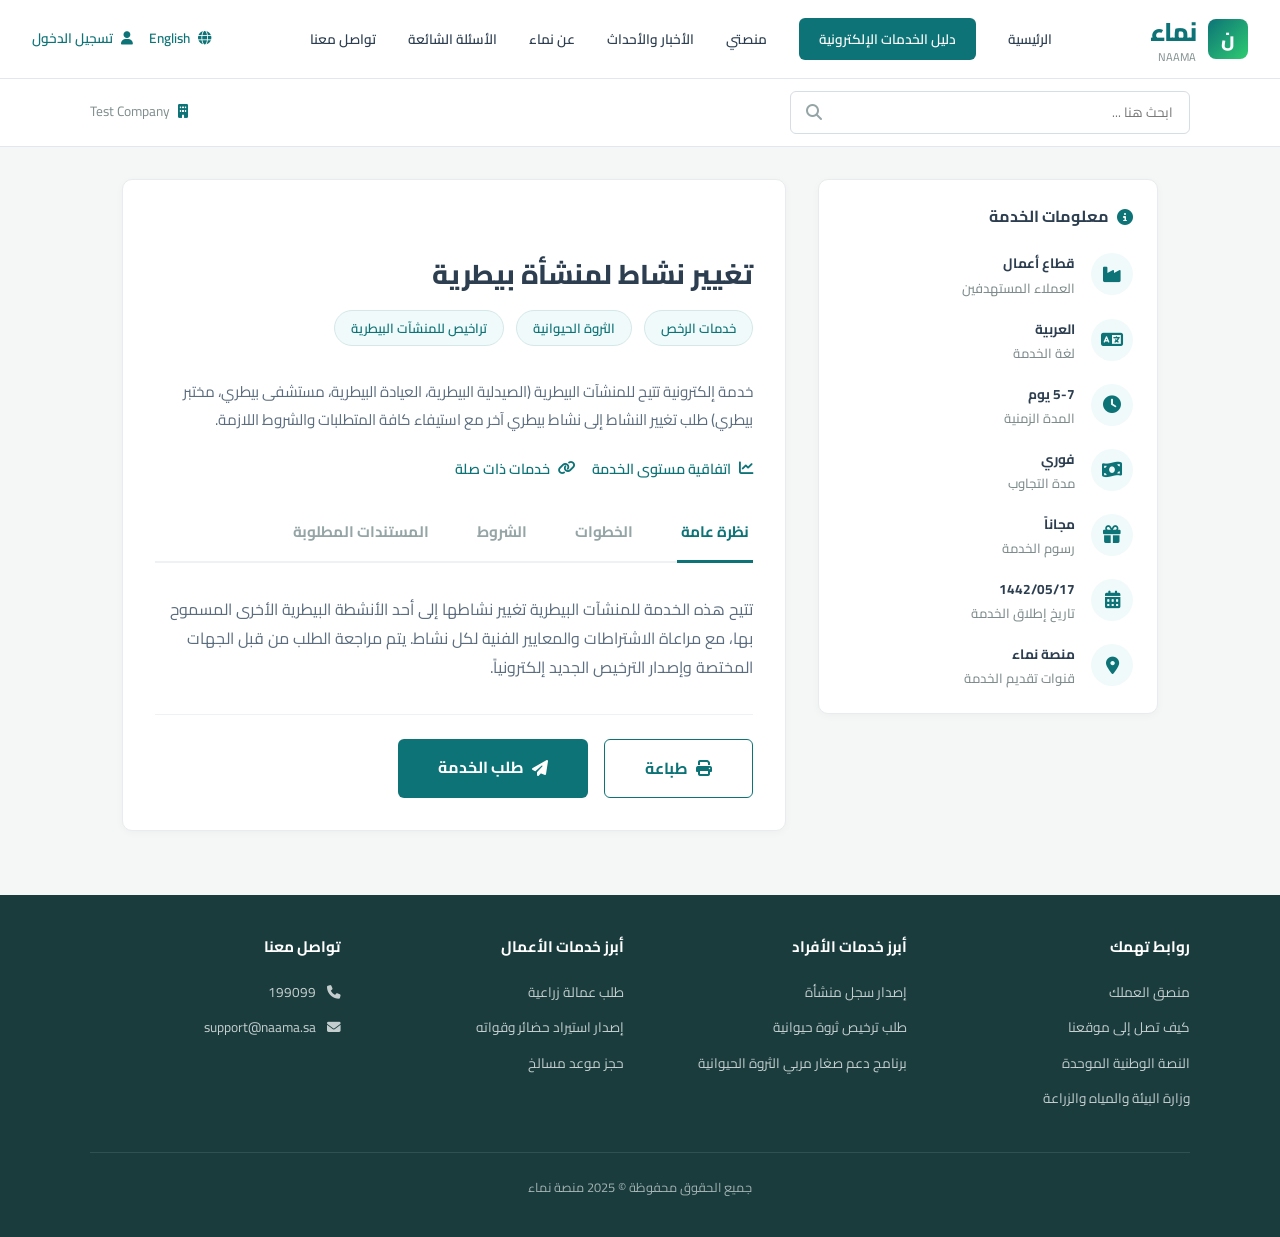
<file: index.html>
<!DOCTYPE html>
<html lang="ar" dir="rtl">
<head>
  <meta charset="UTF-8">
  <meta name="viewport" content="width=device-width, initial-scale=1.0">
  <title>تغيير نشاط لمنشأة بيطرية - نماء</title>
  <link rel="stylesheet" href="styles.css">
  <link rel="stylesheet" href="https://cdnjs.cloudflare.com/ajax/libs/font-awesome/6.4.0/css/all.min.css">
</head>
<body>

<!-- Header -->
<header class="main-header">
  <div class="logo">
    <div class="logo-icon">ن</div>
    <div>
      <div class="logo-text">نماء</div>
      <div class="logo-sub">NAAMA</div>
    </div>
  </div>
  <nav>
    <ul class="nav-links">
      <li><a href="#">الرئيسية</a></li>
      <li><a href="#" class="highlight">دليل الخدمات الإلكترونية</a></li>
      <li><a href="#">منصتي</a></li>
      <li><a href="#">الأخبار والأحداث</a></li>
      <li><a href="#">عن نماء</a></li>
      <li><a href="#">الأسئلة الشائعة</a></li>
      <li><a href="#">تواصل معنا</a></li>
    </ul>
  </nav>
  <div class="user-actions">
    <div class="lang-switch">
      <i class="fas fa-globe"></i>
      <span>English</span>
    </div>
    <div class="lang-switch">
      <i class="fas fa-user"></i>
      <span>تسجيل الدخول</span>
    </div>
  </div>
</header>

<!-- Search Bar -->
<div style="background: #fff; border-bottom: 1px solid #e1e8ed; padding: 0.75rem 2rem;">
  <div style="max-width: 1100px; margin: 0 auto; display: flex; justify-content: space-between; align-items: center;">
    <div style="position: relative; width: 400px;">
      <input type="text" placeholder="ابحث هنا ..." style="width: 100%; padding: 0.5rem 1rem 0.5rem 2.5rem; border: 1px solid #d5dde5; border-radius: 6px; font-family: 'Cairo', sans-serif;">
      <i class="fas fa-search" style="position: absolute; left: 1rem; top: 50%; transform: translateY(-50%); color: #95a5a6;"></i>
    </div>
    <div style="display: flex; gap: 1rem; align-items: center; font-size: 0.85rem; color: #7f8c8d;">
      <span><i class="fas fa-building" style="margin-left: 0.5rem; color: #0d7377;"></i>Test Company</span>
    </div>
  </div>
</div>

<!-- Main Content -->
<div class="container">
  <div class="service-layout">

    <!-- Sidebar -->
    <aside class="service-sidebar">
      <div class="info-card">
        <div class="info-card-title">
          <i class="fas fa-info-circle" style="color: #0d7377;"></i>
          معلومات الخدمة
        </div>

        <div class="info-item">
          <div class="info-icon"><i class="fas fa-industry"></i></div>
          <div class="info-content">
            <h4>قطاع أعمال</h4>
            <p>العملاء المستهدفين</p>
          </div>
        </div>

        <div class="info-item">
          <div class="info-icon"><i class="fas fa-language"></i></div>
          <div class="info-content">
            <h4>العربية</h4>
            <p>لغة الخدمة</p>
          </div>
        </div>

        <div class="info-item">
          <div class="info-icon"><i class="fas fa-clock"></i></div>
          <div class="info-content">
            <h4>5-7 يوم</h4>
            <p>المدة الزمنية</p>
          </div>
        </div>

        <div class="info-item">
          <div class="info-icon"><i class="fas fa-money-bill-wave"></i></div>
          <div class="info-content">
            <h4>فوري</h4>
            <p>مدة التجاوب</p>
          </div>
        </div>

        <div class="info-item">
          <div class="info-icon"><i class="fas fa-gift"></i></div>
          <div class="info-content">
            <h4>مجاناً</h4>
            <p>رسوم الخدمة</p>
          </div>
        </div>

        <div class="info-item">
          <div class="info-icon"><i class="fas fa-calendar-alt"></i></div>
          <div class="info-content">
            <h4>1442/05/17</h4>
            <p>تاريخ إطلاق الخدمة</p>
          </div>
        </div>

        <div class="info-item">
          <div class="info-icon"><i class="fas fa-map-marker-alt"></i></div>
          <div class="info-content">
            <h4>منصة نماء</h4>
            <p>قنوات تقديم الخدمة</p>
          </div>
        </div>
      </div>
    </aside>

    <!-- Main -->
    <div class="service-main">
      <div class="breadcrumb" style="margin-bottom: 1.5rem; font-size: 0.8rem; color: #7f8c8d;">
        <a href="#">الرئيسية</a>
        <span class="sep">&gt;</span>
        <a href="#">دليل الخدمات الإلكترونية</a>
        <span class="sep">&gt;</span>
        <span class="current">تغيير نشاط لمنشأة بيطرية</span>
      </div>

      <div class="service-header">
        <h1 class="service-title">تغيير نشاط لمنشأة بيطرية</h1>
        <div class="service-tags">
          <span class="service-tag">خدمات الرخص</span>
          <span class="service-tag">الثروة الحيوانية</span>
          <span class="service-tag">تراخيص للمنشآت البيطرية</span>
        </div>
      </div>

      <div class="service-desc">
        <p>خدمة إلكترونية تتيح للمنشآت البيطرية (الصيدلية البيطرية، العيادة البيطرية، مستشفى بيطري، مختبر بيطري) طلب تغيير النشاط إلى نشاط بيطري آخر مع استيفاء كافة المتطلبات والشروط اللازمة.</p>
      </div>

      <div style="display: flex; gap: 1rem; margin: 1.5rem 0;">
        <div style="display: flex; align-items: center; gap: 0.5rem; color: #0d7377; font-weight: 600; font-size: 0.9rem;">
          <i class="fas fa-chart-line"></i>
          <span>اتفاقية مستوى الخدمة</span>
        </div>
        <div style="display: flex; align-items: center; gap: 0.5rem; color: #0d7377; font-weight: 600; font-size: 0.9rem;">
          <i class="fas fa-link"></i>
          <span>خدمات ذات صلة</span>
        </div>
      </div>

      <div class="tabs">
        <div class="tab active" onclick="switchTab(this, 'overview')">نظرة عامة</div>
        <div class="tab" onclick="switchTab(this, 'requirements')">الخطوات</div>
        <div class="tab" onclick="switchTab(this, 'steps')">الشروط</div>
        <div class="tab" onclick="switchTab(this, 'conditions')">المستندات المطلوبة</div>
      </div>

      <div id="overview" class="tab-content active">
        <p style="color: #5a6c7d; line-height: 1.8;">
          تتيح هذه الخدمة للمنشآت البيطرية تغيير نشاطها إلى أحد الأنشطة البيطرية الأخرى المسموح بها، مع مراعاة الاشتراطات والمعايير الفنية لكل نشاط. يتم مراجعة الطلب من قبل الجهات المختصة وإصدار الترخيص الجديد إلكترونياً.
        </p>
      </div>

      <div id="requirements" class="tab-content">
        <ol style="color: #5a6c7d; line-height: 2; padding-right: 1.25rem;">
          <li>الدخول على خدمة "تغيير نشاط لمنشأة بيطرية"</li>
          <li>الموافقة على اتفاقية الاستخدام والشروط والأحكام</li>
          <li>استعراض البيانات المسترجعة والتأكد من صحتها</li>
          <li>إدخال بيانات الطلب (النشاط الجديد، نوع المنشأة)</li>
          <li>رفع المرفقات المطلوبة (كروكي معتمد)</li>
          <li>مراجعة الطلب وإرساله</li>
        </ol>
      </div>

      <div id="steps" class="tab-content">
        <ul style="color: #5a6c7d; line-height: 2; padding-right: 1.25rem; list-style: none;">
          <li><i class="fas fa-check-circle" style="color: #2ecc71; margin-left: 0.5rem;"></i> سريان الترخيص التشغيلي الحالي</li>
          <li><i class="fas fa-check-circle" style="color: #2ecc71; margin-left: 0.5rem;"></i> استيفاء اشتراطات النشاط الجديد</li>
          <li><i class="fas fa-check-circle" style="color: #2ecc71; margin-left: 0.5rem;"></i> تقديم كروكي معتمد من مكتب هندسي</li>
          <li><i class="fas fa-check-circle" style="color: #2ecc71; margin-left: 0.5rem;"></i> عدم وجود مخالفات سابقة على المنشأة</li>
        </ul>
      </div>

      <div id="conditions" class="tab-content">
        <ul style="color: #5a6c7d; line-height: 2; padding-right: 1.25rem; list-style: none;">
          <li><i class="fas fa-file-alt" style="color: #0d7377; margin-left: 0.5rem;"></i> كروكي معتمد من مكتب هندسي</li>
          <li><i class="fas fa-file-alt" style="color: #0d7377; margin-left: 0.5rem;"></i> صورة من الترخيص التشغيلي الحالي</li>
          <li><i class="fas fa-file-alt" style="color: #0d7377; margin-left: 0.5rem;"></i> خطاب موجه من المنشأة بطلب التغيير</li>
        </ul>
      </div>

      <div class="service-actions">
        <button class="btn btn-outline btn-lg">
          <i class="fas fa-print"></i>
          طباعة
        </button>
        <a href="page2.html" class="btn btn-primary btn-lg">
          <i class="fas fa-paper-plane"></i>
          طلب الخدمة
        </a>
      </div>
    </div>
  </div>
</div>

<!-- Footer -->
<footer class="main-footer">
  <div class="footer-content">
    <div>
      <div class="footer-title">روابط تهمك</div>
      <ul class="footer-links">
        <li><a href="#">منصق العملك</a></li>
        <li><a href="#">كيف تصل إلى موقعنا</a></li>
        <li><a href="#">النصة الوطنية الموحدة</a></li>
        <li><a href="#">وزارة البيئة والمياه والزراعة</a></li>
      </ul>
    </div>
    <div>
      <div class="footer-title">أبرز خدمات الأفراد</div>
      <ul class="footer-links">
        <li><a href="#">إصدار سجل منشأة</a></li>
        <li><a href="#">طلب ترخيص ثروة حيوانية</a></li>
        <li><a href="#">برنامج دعم صغار مربي الثروة الحيوانية</a></li>
      </ul>
    </div>
    <div>
      <div class="footer-title">أبرز خدمات الأعمال</div>
      <ul class="footer-links">
        <li><a href="#">طلب عمالة زراعية</a></li>
        <li><a href="#">إصدار استيراد حضائر وقواته</a></li>
        <li><a href="#">حجز موعد مسالخ</a></li>
      </ul>
    </div>
    <div>
      <div class="footer-title">تواصل معنا</div>
      <ul class="footer-links">
        <li><a href="#"><i class="fas fa-phone" style="margin-left: 0.5rem;"></i> 199099</a></li>
        <li><a href="#"><i class="fas fa-envelope" style="margin-left: 0.5rem;"></i> support@naama.sa</a></li>
      </ul>
    </div>
  </div>
  <div class="footer-bottom">
    جميع الحقوق محفوظة © 2025 منصة نماء
  </div>
</footer>

<script>
function switchTab(el, tabId) {
  document.querySelectorAll('.tab').forEach(t => t.classList.remove('active'));
  document.querySelectorAll('.tab-content').forEach(c => c.classList.remove('active'));
  el.classList.add('active');
  document.getElementById(tabId).classList.add('active');
}
</script>

</body>
</html>
</file>
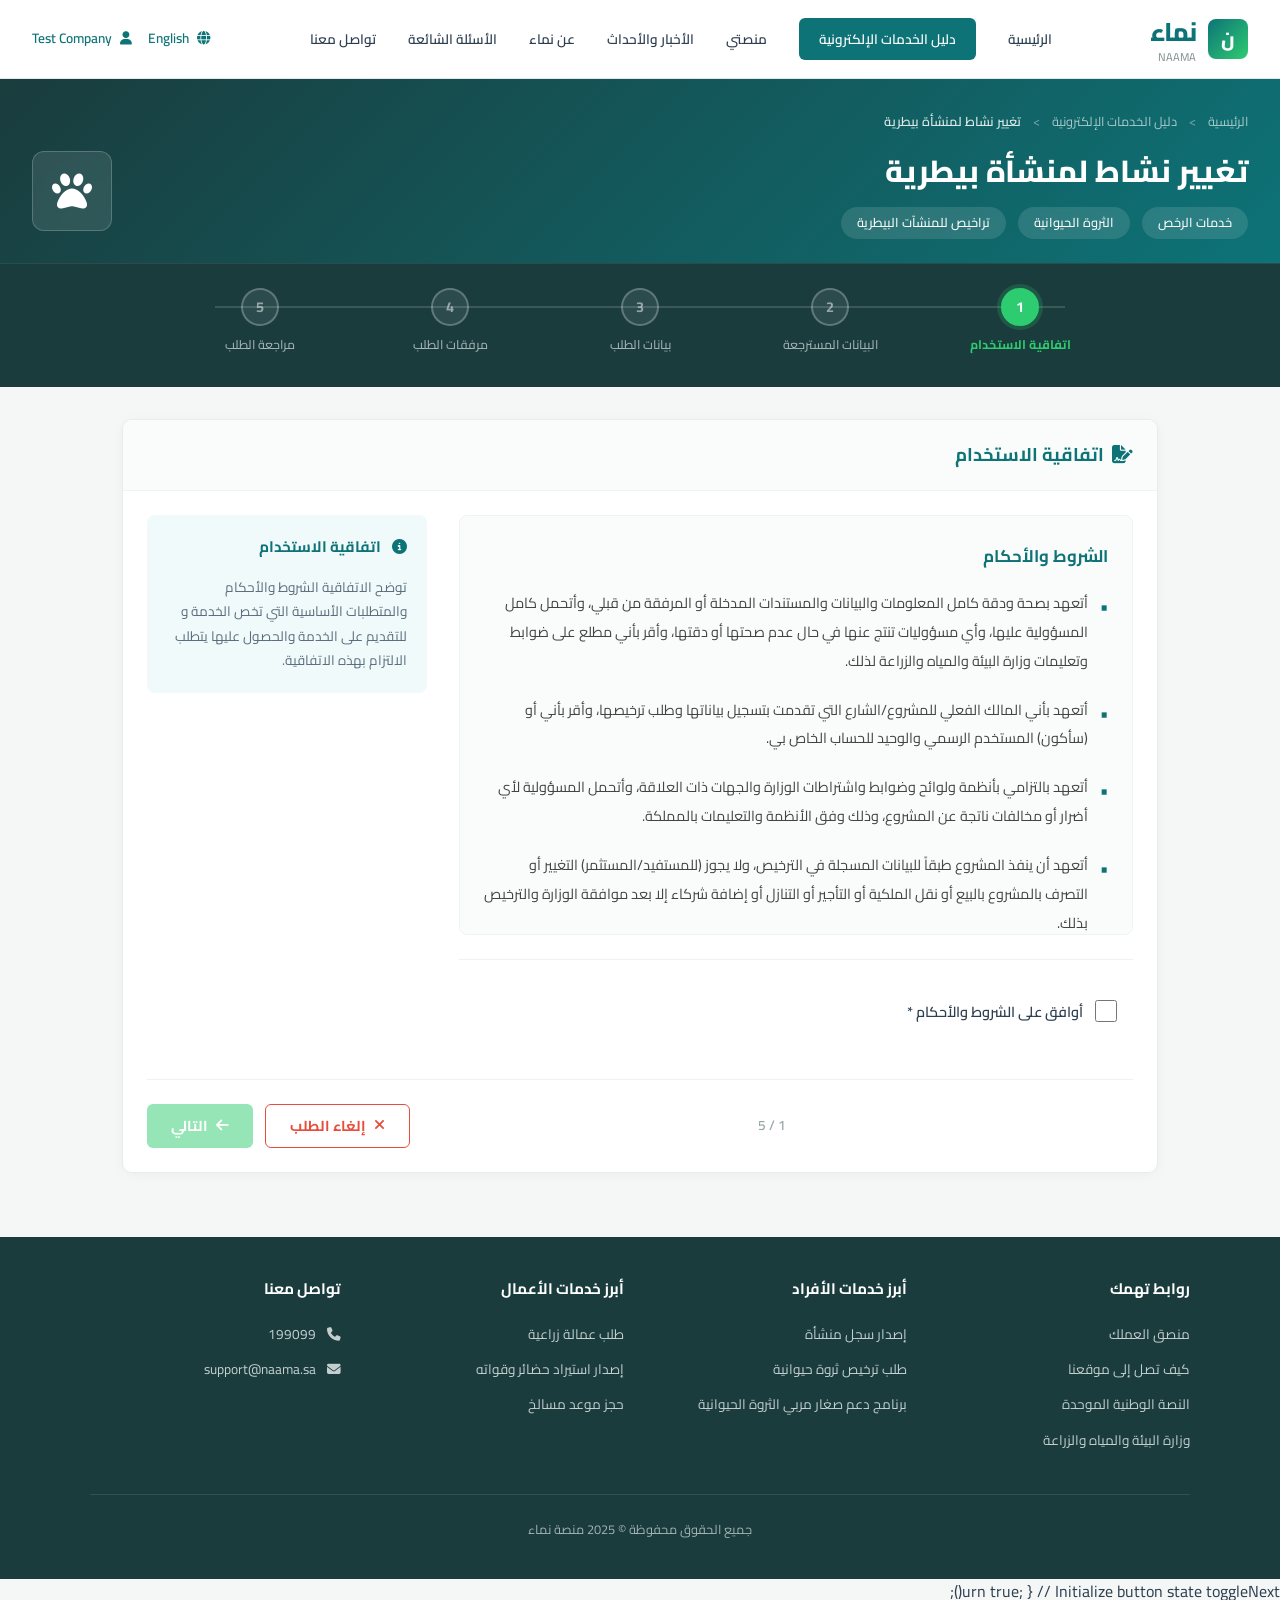
<file: page2.html>
<!DOCTYPE html>
<html lang="ar" dir="rtl">
<head>
  <meta charset="UTF-8">
  <meta name="viewport" content="width=device-width, initial-scale=1.0">
  <title>اتفاقية الاستخدام - تغيير نشاط لمنشأة بيطرية</title>
  <link rel="stylesheet" href="styles.css">
  <link rel="stylesheet" href="https://cdnjs.cloudflare.com/ajax/libs/font-awesome/6.4.0/css/all.min.css">
</head>
<body>

<!-- Header -->
<header class="main-header">
  <div class="logo">
    <div class="logo-icon">ن</div>
    <div>
      <div class="logo-text">نماء</div>
      <div class="logo-sub">NAAMA</div>
    </div>
  </div>
  <nav>
    <ul class="nav-links">
      <li><a href="index.html">الرئيسية</a></li>
      <li><a href="#" class="highlight">دليل الخدمات الإلكترونية</a></li>
      <li><a href="#">منصتي</a></li>
      <li><a href="#">الأخبار والأحداث</a></li>
      <li><a href="#">عن نماء</a></li>
      <li><a href="#">الأسئلة الشائعة</a></li>
      <li><a href="#">تواصل معنا</a></li>
    </ul>
  </nav>
  <div class="user-actions">
    <div class="lang-switch">
      <i class="fas fa-globe"></i>
      <span>English</span>
    </div>
    <div class="lang-switch">
      <i class="fas fa-user"></i>
      <span>Test Company</span>
    </div>
  </div>
</header>

<!-- Hero -->
<div class="hero">
  <div class="breadcrumb">
    <a href="index.html">الرئيسية</a>
    <span class="sep">&gt;</span>
    <a href="#">دليل الخدمات الإلكترونية</a>
    <span class="sep">&gt;</span>
    <span class="current">تغيير نشاط لمنشأة بيطرية</span>
  </div>
  <div class="hero-content">
    <div class="hero-main">
      <h1 class="hero-title">تغيير نشاط لمنشأة بيطرية</h1>
      <div class="hero-tags">
        <span class="tag">خدمات الرخص</span>
        <span class="tag">الثروة الحيوانية</span>
        <span class="tag">تراخيص للمنشآت البيطرية</span>
      </div>
    </div>
    <div class="hero-icon">
      <i class="fas fa-paw"></i>
    </div>
  </div>
</div>

<!-- Wizard -->
<div class="wizard-container">
  <div class="wizard">
    <div class="wizard-step active">
      <div class="step-number">1</div>
      <div class="step-label">اتفاقية الاستخدام</div>
    </div>
    <div class="wizard-step">
      <div class="step-number">2</div>
      <div class="step-label">البيانات المسترجعة</div>
    </div>
    <div class="wizard-step">
      <div class="step-number">3</div>
      <div class="step-label">بيانات الطلب</div>
    </div>
    <div class="wizard-step">
      <div class="step-number">4</div>
      <div class="step-label">مرفقات الطلب</div>
    </div>
    <div class="wizard-step">
      <div class="step-number">5</div>
      <div class="step-label">مراجعة الطلب</div>
    </div>
  </div>
</div>

<!-- Main Content -->
<div class="container">
  <div class="card">
    <div class="card-header">
      <div class="card-title">
        <i class="fas fa-file-signature"></i>
        اتفاقية الاستخدام
      </div>
    </div>
    <div class="card-body">
      <div style="display: grid; grid-template-columns: 1fr 280px; gap: 2rem;">
        <div>
          <div class="terms-content">
            <h3 style="color: #0d7377; margin-bottom: 1rem; font-weight: 700;">الشروط والأحكام</h3>

            <div class="terms-item">
              <span class="terms-bullet">•</span>
              <p class="terms-text">أتعهد بصحة ودقة كامل المعلومات والبيانات والمستندات المدخلة أو المرفقة من قبلي، وأتحمل كامل المسؤولية عليها، وأي مسؤوليات تنتج عنها في حال عدم صحتها أو دقتها، وأقر بأني مطلع على ضوابط وتعليمات وزارة البيئة والمياه والزراعة لذلك.</p>
            </div>

            <div class="terms-item">
              <span class="terms-bullet">•</span>
              <p class="terms-text">أتعهد بأني المالك الفعلي للمشروع/الشارع التي تقدمت بتسجيل بياناتها وطلب ترخيصها، وأقر بأني أو (سأكون) المستخدم الرسمي والوحيد للحساب الخاص بي.</p>
            </div>

            <div class="terms-item">
              <span class="terms-bullet">•</span>
              <p class="terms-text">أتعهد بالتزامي بأنظمة ولوائح وضوابط واشتراطات الوزارة والجهات ذات العلاقة، وأتحمل المسؤولية لأي أضرار أو مخالفات ناتجة عن المشروع، وذلك وفق الأنظمة والتعليمات بالمملكة.</p>
            </div>

            <div class="terms-item">
              <span class="terms-bullet">•</span>
              <p class="terms-text">أتعهد أن ينفذ المشروع طبقاً للبيانات المسجلة في الترخيص، ولا يجوز (للمستفيد/المستثمر) التغيير أو التصرف بالمشروع بالبيع أو نقل الملكية أو التأجير أو التنازل أو إضافة شركاء إلا بعد موافقة الوزارة والترخيص بذلك.</p>
            </div>

            <div class="terms-item">
              <span class="terms-bullet">•</span>
              <p class="terms-text">لا يعني الترخيص الصادر للمشروع (المستفيد/المستثمر) من الحصول على التصاريح والتراخيص الأخرى اللازمة للمشروع من قبل الجهات الرسمية الأخرى بموجب الأنظمة والتعليمات.</p>
            </div>

            <div class="terms-item">
              <span class="terms-bullet">•</span>
              <p class="terms-text">أوافق على تمكين مندوبي الوزارة بزيارة المشروع وتفقد سير العمل فيه مع التعاون التام وتقديم التسهيل لإمامهم.</p>
            </div>

            <div class="terms-item">
              <span class="terms-bullet">•</span>
              <p class="terms-text">أوافق على حق الوزارة في استخدام المعلومات والبيانات الواردة في حسابي وفي طلبي والتراخيص الصادرة أو في غيرها، ويحق لها استدعاء أو الحصول على بيانات شخصية من أي جهات حكومية وفق الأنظمة والتعليمات بالمملكة.</p>
            </div>

            <div class="terms-item">
              <span class="terms-bullet">•</span>
              <p class="terms-text">تتعهد الجهة الصادرة أن تكون للمنتجات المراد تصديرها مطابقة لواصفات الجودة والاشتراطات للدول التي يتم التصدير إليها، وتتحمل أي إجراءات تترتب على عدم مطابقة للمنتجات لتلك الواصفات والاشتراطات.</p>
            </div>

            <div class="terms-item">
              <span class="terms-bullet">•</span>
              <p class="terms-text">تتعهد الجهة الراغبة في التصدير بتقديم بيان ربع سنوي يحدد المنتجات التي تم تصديرها، وكميتها، ومصدر تلك المنتجات، وللفائدة الذي تم التصدير من خلاله.</p>
            </div>
          </div>

          <div style="margin-top: 1.5rem; padding-top: 1.5rem; border-top: 1px solid #eef2f5;">
            <label class="checkbox-container">
              <input type="checkbox" id="agreeTerms" onchange="toggleNext()">
              <span class="checkbox-label">أوافق على الشروط والأحكام *</span>
            </label>
          </div>
        </div>

        <div style="background: #f0fafa; border-radius: 8px; padding: 1.25rem; height: fit-content;">
          <h4 style="color: #0d7377; font-weight: 700; margin-bottom: 1rem; font-size: 0.95rem;">
            <i class="fas fa-info-circle" style="margin-left: 0.5rem;"></i>
            اتفاقية الاستخدام
          </h4>
          <p style="color: #5a6c7d; font-size: 0.85rem; line-height: 1.8;">
            توضح الاتفاقية الشروط والأحكام والمتطلبات الأساسية التي تخص الخدمة و للتقديم على الخدمة والحصول عليها يتطلب الالتزام بهذه الاتفاقية.
          </p>
        </div>
      </div>

      <!-- Actions Bar: Next on LEFT, Previous/Cancel on RIGHT -->
            <!-- Actions Bar -->
      <div class="actions-bar">
        <div class="actions-right" style="display: flex; gap: 0.75rem;">
          
        </div>
        <div style="color: #95a5a6; font-size: 0.85rem; font-weight: 600;">
          1 / 5
        </div>
        <div class="actions-left" style="display: flex; gap: 0.75rem;">
          <a href="index.html" class="btn btn-danger">
            <i class="fas fa-times"></i>
            إلغاء الطلب
          </a>
          <a href="page3.html" class="btn btn-success" id="nextBtn" disabled onclick="return checkAgreement()">
            <i class="fas fa-arrow-left"></i>
            التالي
          </a>
        </div>
      </div>
    </div>
  </div>
</div>

<!-- Footer -->
<footer class="main-footer">
  <div class="footer-content">
    <div>
      <div class="footer-title">روابط تهمك</div>
      <ul class="footer-links">
        <li><a href="#">منصق العملك</a></li>
        <li><a href="#">كيف تصل إلى موقعنا</a></li>
        <li><a href="#">النصة الوطنية الموحدة</a></li>
        <li><a href="#">وزارة البيئة والمياه والزراعة</a></li>
      </ul>
    </div>
    <div>
      <div class="footer-title">أبرز خدمات الأفراد</div>
      <ul class="footer-links">
        <li><a href="#">إصدار سجل منشأة</a></li>
        <li><a href="#">طلب ترخيص ثروة حيوانية</a></li>
        <li><a href="#">برنامج دعم صغار مربي الثروة الحيوانية</a></li>
      </ul>
    </div>
    <div>
      <div class="footer-title">أبرز خدمات الأعمال</div>
      <ul class="footer-links">
        <li><a href="#">طلب عمالة زراعية</a></li>
        <li><a href="#">إصدار استيراد حضائر وقواته</a></li>
        <li><a href="#">حجز موعد مسالخ</a></li>
      </ul>
    </div>
    <div>
      <div class="footer-title">تواصل معنا</div>
      <ul class="footer-links">
        <li><a href="#"><i class="fas fa-phone" style="margin-left: 0.5rem;"></i> 199099</a></li>
        <li><a href="#"><i class="fas fa-envelope" style="margin-left: 0.5rem;"></i> support@naama.sa</a></li>
      </ul>
    </div>
  </div>
  <div class="footer-bottom">
    جميع الحقوق محفوظة © 2025 منصة نماء
  </div>
</footer>

<script>
function toggleNext() {
  const checkbox = document.getElementById('agreeTerms');
  const nextBtn = document.getElementById('nextBtn');
  nextBtn.disabled = !checkbox.checked;
  if (checkbox.checked) {
    nextBtn.style.opacity = '1';
    nextBtn.style.pointerEvents = 'auto';
  } else {
    nextBtn.style.opacity = '0.5';
    nextBtn.style.pointerEvents = 'none';
  }
}

function checkAgreement() {
  const checkbox = document.getElementById('agreeTerms');
  if (!checkbox.checked) {
    alert('يجب الموافقة على الشروط والأحكام للمتابعة');
    return false;
  }
  return true;
}

toggleNext();
</script>

</body>
</html>urn true;
}

// Initialize button state
toggleNext();
</script>

</body>
</html>
</file>
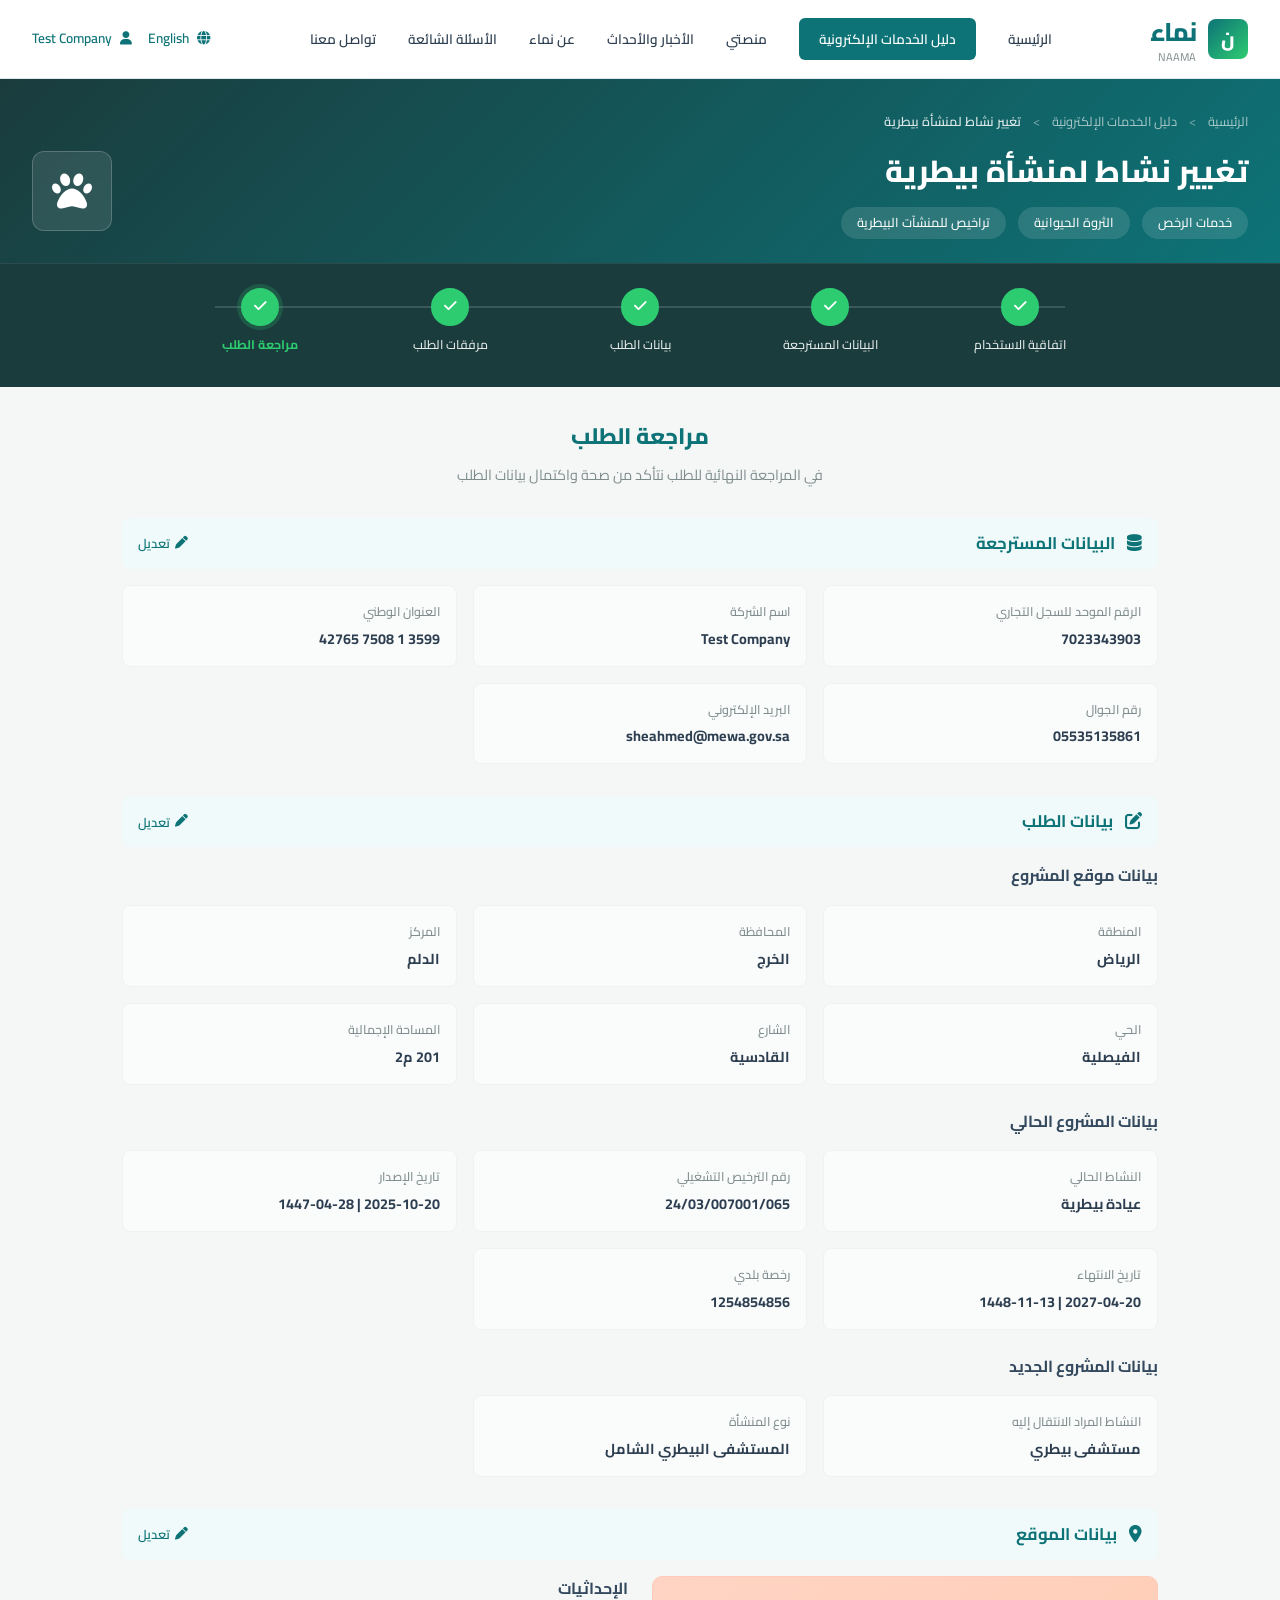
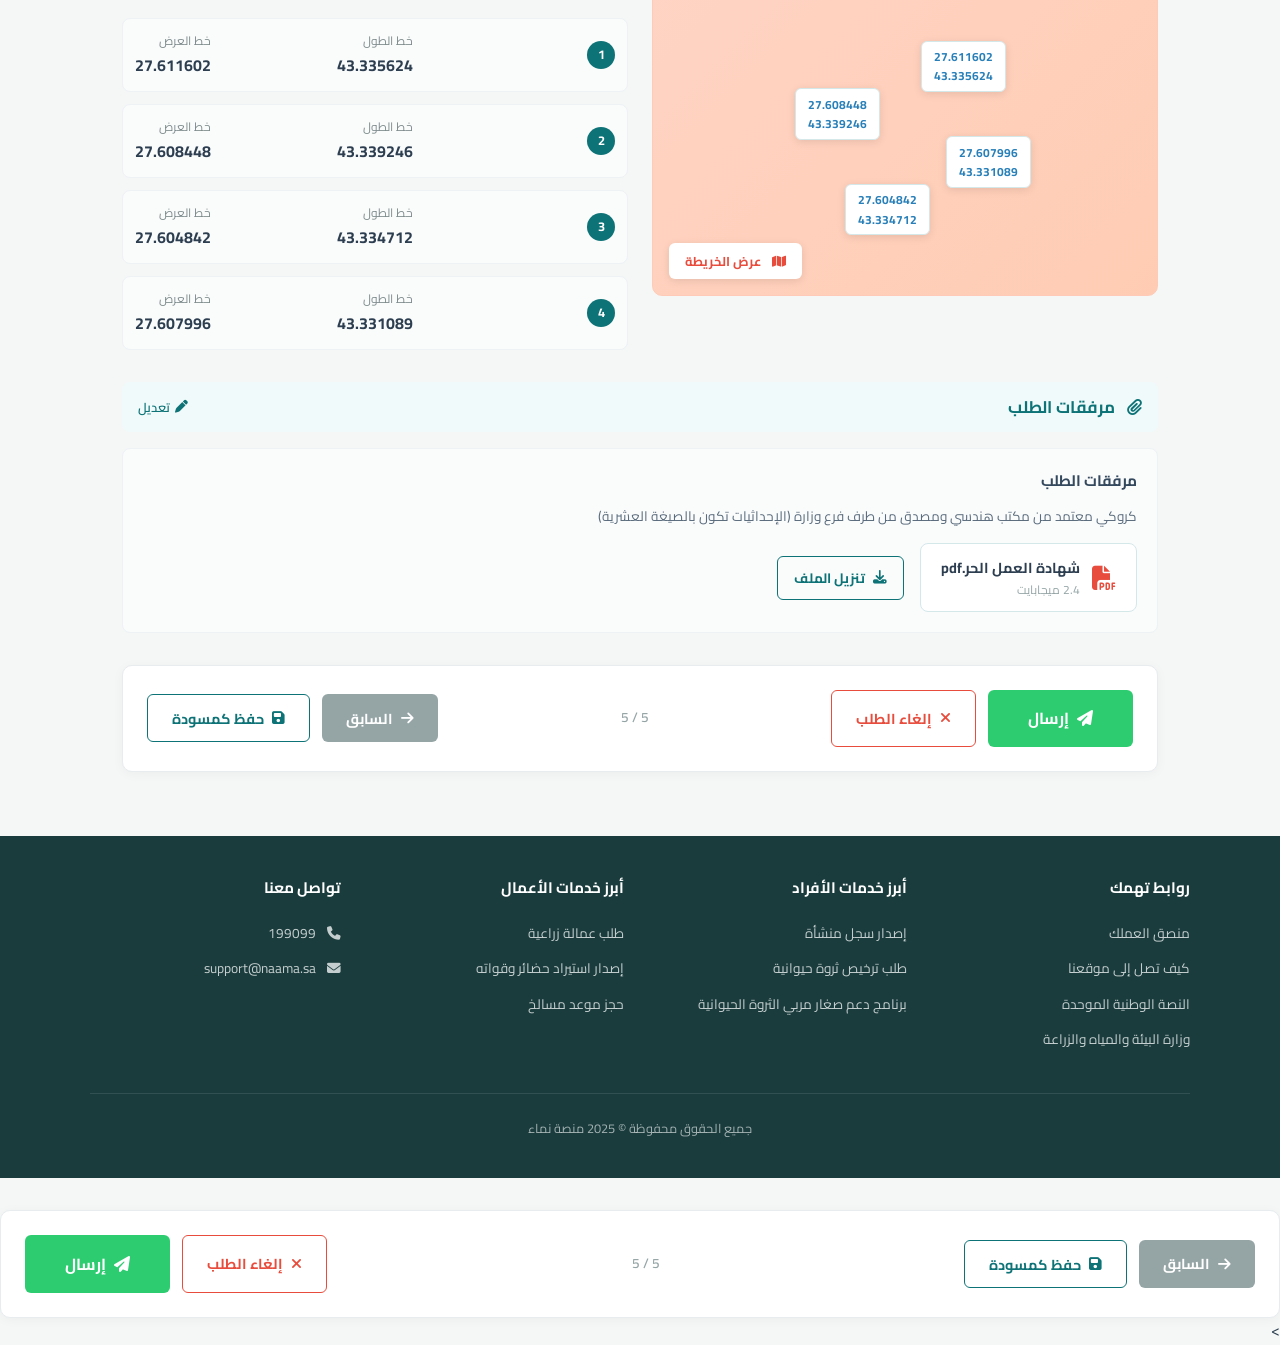
<file: page6.html>
<!DOCTYPE html>
<html lang="ar" dir="rtl">
<head>
  <meta charset="UTF-8">
  <meta name="viewport" content="width=device-width, initial-scale=1.0">
  <title>مراجعة الطلب - تغيير نشاط لمنشأة بيطرية</title>
  <link rel="stylesheet" href="styles.css">
  <link rel="stylesheet" href="https://cdnjs.cloudflare.com/ajax/libs/font-awesome/6.4.0/css/all.min.css">
</head>
<body>

<!-- Header -->
<header class="main-header">
  <div class="logo">
    <div class="logo-icon">ن</div>
    <div>
      <div class="logo-text">نماء</div>
      <div class="logo-sub">NAAMA</div>
    </div>
  </div>
  <nav>
    <ul class="nav-links">
      <li><a href="index.html">الرئيسية</a></li>
      <li><a href="#" class="highlight">دليل الخدمات الإلكترونية</a></li>
      <li><a href="#">منصتي</a></li>
      <li><a href="#">الأخبار والأحداث</a></li>
      <li><a href="#">عن نماء</a></li>
      <li><a href="#">الأسئلة الشائعة</a></li>
      <li><a href="#">تواصل معنا</a></li>
    </ul>
  </nav>
  <div class="user-actions">
    <div class="lang-switch">
      <i class="fas fa-globe"></i>
      <span>English</span>
    </div>
    <div class="lang-switch">
      <i class="fas fa-user"></i>
      <span>Test Company</span>
    </div>
  </div>
</header>

<!-- Hero -->
<div class="hero">
  <div class="breadcrumb">
    <a href="index.html">الرئيسية</a>
    <span class="sep">&gt;</span>
    <a href="#">دليل الخدمات الإلكترونية</a>
    <span class="sep">&gt;</span>
    <span class="current">تغيير نشاط لمنشأة بيطرية</span>
  </div>
  <div class="hero-content">
    <div class="hero-main">
      <h1 class="hero-title">تغيير نشاط لمنشأة بيطرية</h1>
      <div class="hero-tags">
        <span class="tag">خدمات الرخص</span>
        <span class="tag">الثروة الحيوانية</span>
        <span class="tag">تراخيص للمنشآت البيطرية</span>
      </div>
    </div>
    <div class="hero-icon">
      <i class="fas fa-paw"></i>
    </div>
  </div>
</div>

<!-- Wizard -->
<div class="wizard-container">
  <div class="wizard">
    <div class="wizard-step completed">
      <div class="step-number"><i class="fas fa-check"></i></div>
      <div class="step-label">اتفاقية الاستخدام</div>
    </div>
    <div class="wizard-step completed">
      <div class="step-number"><i class="fas fa-check"></i></div>
      <div class="step-label">البيانات المسترجعة</div>
    </div>
    <div class="wizard-step completed">
      <div class="step-number"><i class="fas fa-check"></i></div>
      <div class="step-label">بيانات الطلب</div>
    </div>
    <div class="wizard-step completed">
      <div class="step-number"><i class="fas fa-check"></i></div>
      <div class="step-label">مرفقات الطلب</div>
    </div>
    <div class="wizard-step active">
      <div class="step-number"><i class="fas fa-check"></i></div>
      <div class="step-label">مراجعة الطلب</div>
    </div>
  </div>
</div>

<!-- Main Content -->
<div class="container">

  <div style="text-align: center; margin-bottom: 2rem;">
    <h2 style="color: #0d7377; font-weight: 800; font-size: 1.4rem; margin-bottom: 0.5rem;">مراجعة الطلب</h2>
    <p style="color: #7f8c8d; font-size: 0.9rem;">في المراجعة النهائية للطلب نتأكد من صحة واكتمال بيانات الطلب</p>
  </div>

  <!-- Retrieved Data Section -->
  <div class="review-section">
    <div class="review-section-title">
      <span><i class="fas fa-database" style="margin-left: 0.5rem;"></i> البيانات المسترجعة</span>
      <a href="page3.html" class="edit-link"><i class="fas fa-pen"></i> تعديل</a>
    </div>
    <div class="review-grid">
      <div class="review-item">
        <div class="review-label">الرقم الموحد للسجل التجاري</div>
        <div class="review-value">7023343903</div>
      </div>
      <div class="review-item">
        <div class="review-label">اسم الشركة</div>
        <div class="review-value">Test Company</div>
      </div>
      <div class="review-item">
        <div class="review-label">العنوان الوطني</div>
        <div class="review-value">3599 1 7508 42765</div>
      </div>
      <div class="review-item">
        <div class="review-label">رقم الجوال</div>
        <div class="review-value">05535135861</div>
      </div>
      <div class="review-item">
        <div class="review-label">البريد الإلكتروني</div>
        <div class="review-value">sheahmed@mewa.gov.sa</div>
      </div>
    </div>
  </div>

  <!-- Request Data Section -->
  <div class="review-section">
    <div class="review-section-title">
      <span><i class="fas fa-edit" style="margin-left: 0.5rem;"></i> بيانات الطلب</span>
      <a href="page4.html" class="edit-link"><i class="fas fa-pen"></i> تعديل</a>
    </div>

    <div style="margin-bottom: 1.5rem;">
      <h4 style="color: #34495e; font-weight: 700; margin-bottom: 1rem; font-size: 1rem;">بيانات موقع المشروع</h4>
      <div class="review-grid">
        <div class="review-item">
          <div class="review-label">المنطقة</div>
          <div class="review-value">الرياض</div>
        </div>
        <div class="review-item">
          <div class="review-label">المحافظة</div>
          <div class="review-value">الخرج</div>
        </div>
        <div class="review-item">
          <div class="review-label">المركز</div>
          <div class="review-value">الدلم</div>
        </div>
        <div class="review-item">
          <div class="review-label">الحي</div>
          <div class="review-value">الفيصلية</div>
        </div>
        <div class="review-item">
          <div class="review-label">الشارع</div>
          <div class="review-value">القادسية</div>
        </div>
        <div class="review-item">
          <div class="review-label">المساحة الإجمالية</div>
          <div class="review-value">201 م2</div>
        </div>
      </div>
    </div>

    <div style="margin-bottom: 1.5rem;">
      <h4 style="color: #34495e; font-weight: 700; margin-bottom: 1rem; font-size: 1rem;">بيانات المشروع الحالي</h4>
      <div class="review-grid">
        <div class="review-item">
          <div class="review-label">النشاط الحالي</div>
          <div class="review-value">عيادة بيطرية</div>
        </div>
        <div class="review-item">
          <div class="review-label">رقم الترخيص التشغيلي</div>
          <div class="review-value">24/03/007001/065</div>
        </div>
        <div class="review-item">
          <div class="review-label">تاريخ الإصدار</div>
          <div class="review-value">2025-10-20 | 1447-04-28</div>
        </div>
        <div class="review-item">
          <div class="review-label">تاريخ الانتهاء</div>
          <div class="review-value">2027-04-20 | 1448-11-13</div>
        </div>
        <div class="review-item">
          <div class="review-label">رخصة بلدي</div>
          <div class="review-value">1254854856</div>
        </div>
      </div>
    </div>

    <div>
      <h4 style="color: #34495e; font-weight: 700; margin-bottom: 1rem; font-size: 1rem;">بيانات المشروع الجديد</h4>
      <div class="review-grid">
        <div class="review-item">
          <div class="review-label">النشاط المراد الانتقال إليه</div>
          <div class="review-value">مستشفى بيطري</div>
        </div>
        <div class="review-item">
          <div class="review-label">نوع المنشأة</div>
          <div class="review-value">المستشفى البيطري الشامل</div>
        </div>
      </div>
    </div>
  </div>

  <!-- Location / Coordinates Section -->
  <div class="review-section">
    <div class="review-section-title">
      <span><i class="fas fa-map-marker-alt" style="margin-left: 0.5rem;"></i> بيانات الموقع</span>
      <a href="page4.html" class="edit-link"><i class="fas fa-pen"></i> تعديل</a>
    </div>

    <div style="display: grid; grid-template-columns: 1fr 1fr; gap: 1.5rem;">
      <div class="map-container">
        <div class="map-dots">
          <div class="coord-badge" style="top: 20%; right: 30%;">
            27.611602<br>43.335624
          </div>
          <div class="coord-badge" style="top: 35%; right: 55%;">
            27.608448<br>43.339246
          </div>
          <div class="coord-badge" style="top: 50%; right: 25%;">
            27.607996<br>43.331089
          </div>
          <div class="coord-badge" style="top: 65%; right: 45%;">
            27.604842<br>43.334712
          </div>
        </div>
        <div style="position: absolute; bottom: 1rem; left: 1rem; background: white; padding: 0.5rem 1rem; border-radius: 6px; font-size: 0.8rem; font-weight: 700; color: #e74c3c; box-shadow: 0 2px 8px rgba(0,0,0,0.1);">
          <i class="fas fa-map" style="margin-left: 0.5rem;"></i>
          عرض الخريطة
        </div>
      </div>

      <div>
        <h4 style="color: #34495e; font-weight: 700; margin-bottom: 1rem; font-size: 1rem;">الإحداثيات</h4>
        <div class="coord-list">
          <div class="coord-item">
            <div class="coord-num">1</div>
            <div>
              <div style="font-size: 0.75rem; color: #7f8c8d; margin-bottom: 0.2rem;">خط الطول</div>
              <div style="font-weight: 700; color: #2c3e50;">43.335624</div>
            </div>
            <div>
              <div style="font-size: 0.75rem; color: #7f8c8d; margin-bottom: 0.2rem;">خط العرض</div>
              <div style="font-weight: 700; color: #2c3e50;">27.611602</div>
            </div>
          </div>
          <div class="coord-item">
            <div class="coord-num">2</div>
            <div>
              <div style="font-size: 0.75rem; color: #7f8c8d; margin-bottom: 0.2rem;">خط الطول</div>
              <div style="font-weight: 700; color: #2c3e50;">43.339246</div>
            </div>
            <div>
              <div style="font-size: 0.75rem; color: #7f8c8d; margin-bottom: 0.2rem;">خط العرض</div>
              <div style="font-weight: 700; color: #2c3e50;">27.608448</div>
            </div>
          </div>
          <div class="coord-item">
            <div class="coord-num">3</div>
            <div>
              <div style="font-size: 0.75rem; color: #7f8c8d; margin-bottom: 0.2rem;">خط الطول</div>
              <div style="font-weight: 700; color: #2c3e50;">43.334712</div>
            </div>
            <div>
              <div style="font-size: 0.75rem; color: #7f8c8d; margin-bottom: 0.2rem;">خط العرض</div>
              <div style="font-weight: 700; color: #2c3e50;">27.604842</div>
            </div>
          </div>
          <div class="coord-item">
            <div class="coord-num">4</div>
            <div>
              <div style="font-size: 0.75rem; color: #7f8c8d; margin-bottom: 0.2rem;">خط الطول</div>
              <div style="font-weight: 700; color: #2c3e50;">43.331089</div>
            </div>
            <div>
              <div style="font-size: 0.75rem; color: #7f8c8d; margin-bottom: 0.2rem;">خط العرض</div>
              <div style="font-weight: 700; color: #2c3e50;">27.607996</div>
            </div>
          </div>
        </div>
      </div>
    </div>
  </div>

  <!-- Attachments Section -->
  <div class="review-section">
    <div class="review-section-title">
      <span><i class="fas fa-paperclip" style="margin-left: 0.5rem;"></i> مرفقات الطلب</span>
      <a href="page5.html" class="edit-link"><i class="fas fa-pen"></i> تعديل</a>
    </div>

    <div style="background: #fafbfb; border: 1px solid #eef2f5; border-radius: 8px; padding: 1.25rem;">
      <div style="font-weight: 700; color: #34495e; margin-bottom: 0.75rem; font-size: 0.95rem;">مرفقات الطلب</div>
      <p style="color: #5a6c7d; font-size: 0.85rem; margin-bottom: 1rem;">
        كروكي معتمد من مكتب هندسي ومصدق من طرف فرع وزارة (الإحداثيات تكون بالصيغة العشرية)
      </p>
      <div style="display: flex; gap: 1rem; align-items: center;">
        <div style="display: flex; align-items: center; gap: 0.75rem; background: white; padding: 0.75rem 1.25rem; border-radius: 8px; border: 1px solid #d5e8e9;">
          <i class="fas fa-file-pdf" style="color: #e74c3c; font-size: 1.5rem;"></i>
          <div>
            <div style="font-weight: 700; color: #2c3e50; font-size: 0.9rem;">شهادة العمل الحر.pdf</div>
            <div style="font-size: 0.75rem; color: #95a5a6;">2.4 ميجابايت</div>
          </div>
        </div>
        <button class="btn btn-outline" style="padding: 0.5rem 1rem; font-size: 0.85rem;">
          <i class="fas fa-download"></i> تنزيل الملف
        </button>
      </div>
    </div>
  </div>

  <!-- Final Actions: Submit LEFT, Previous/Draft RIGHT -->
  <div class="card" style="margin-top: 2rem;">
    <div class="card-body">
      <div class="actions-bar" style="margin-top: 0; border-top: none; padding-top: 0;">
        <div class="actions-right" style="display: flex; gap: 0.75rem;">
          <button class="btn btn-success btn-lg" onclick="submitRequest()">
            <i class="fas fa-paper-plane"></i>
            إرسال
          </button>
          <a href="index.html" class="btn btn-danger">
            <i class="fas fa-times"></i>
            إلغاء الطلب
          </a>
        </div>
        <div style="color: #95a5a6; font-size: 0.85rem; font-weight: 600;">
          5 / 5
        </div>
        <div class="actions-left" style="display: flex; gap: 0.75rem;">
          <a href="page5.html" class="btn btn-secondary">
            <i class="fas fa-arrow-right"></i>
            السابق
          </a>
          <button class="btn btn-outline" onclick="saveDraft()">
            <i class="fas fa-save"></i>
            حفظ كمسودة
          </button>
        </div>
      </div>
    </div>
  </div>

</div>

<!-- Footer -->
<footer class="main-footer">
  <div class="footer-content">
    <div>
      <div class="footer-title">روابط تهمك</div>
      <ul class="footer-links">
        <li><a href="#">منصق العملك</a></li>
        <li><a href="#">كيف تصل إلى موقعنا</a></li>
        <li><a href="#">النصة الوطنية الموحدة</a></li>
        <li><a href="#">وزارة البيئة والمياه والزراعة</a></li>
      </ul>
    </div>
    <div>
      <div class="footer-title">أبرز خدمات الأفراد</div>
      <ul class="footer-links">
        <li><a href="#">إصدار سجل منشأة</a></li>
        <li><a href="#">طلب ترخيص ثروة حيوانية</a></li>
        <li><a href="#">برنامج دعم صغار مربي الثروة الحيوانية</a></li>
      </ul>
    </div>
    <div>
      <div class="footer-title">أبرز خدمات الأعمال</div>
      <ul class="footer-links">
        <li><a href="#">طلب عمالة زراعية</a></li>
        <li><a href="#">إصدار استيراد حضائر وقواته</a></li>
        <li><a href="#">حجز موعد مسالخ</a></li>
      </ul>
    </div>
    <div>
      <div class="footer-title">تواصل معنا</div>
      <ul class="footer-links">
        <li><a href="#"><i class="fas fa-phone" style="margin-left: 0.5rem;"></i> 199099</a></li>
        <li><a href="#"><i class="fas fa-envelope" style="margin-left: 0.5rem;"></i> support@naama.sa</a></li>
      </ul>
    </div>
  </div>
  <div class="footer-bottom">
    جميع الحقوق محفوظة © 2025 منصة نماء
  </div>
</footer>

<script>
function saveDraft() {
  alert('تم حفظ الطلب كمسودة بنجاح');
}

function submitRequest() {
  if (confirm('هل أنت متأكد من إرسال الطلب؟')) {
    alert('تم إرسال الطلب بنجاح! رقم الطلب: 2025-0001234');
    window.location.href = 'index.html';
  }
}
</script>

</body>
</html      <!-- Final Actions -->
      <div class="card" style="margin-top: 2rem;">
        <div class="card-body">
          <div class="actions-bar" style="margin-top: 0; border-top: none; padding-top: 0;">
            <div class="actions-right" style="display: flex; gap: 0.75rem;">
              <a href="page5.html" class="btn btn-secondary">
                <i class="fas fa-arrow-right"></i>
                السابق
              </a>
              <button class="btn btn-outline" onclick="saveDraft()">
                <i class="fas fa-save"></i>
                حفظ كمسودة
              </button>
            </div>
            <div style="color: #95a5a6; font-size: 0.85rem; font-weight: 600;">
              5 / 5
            </div>
            <div class="actions-left" style="display: flex; gap: 0.75rem;">
              <a href="index.html" class="btn btn-danger">
                <i class="fas fa-times"></i>
                إلغاء الطلب
              </a>
              <button class="btn btn-success btn-lg" onclick="submitRequest()">
                <i class="fas fa-paper-plane"></i>
                إرسال
              </button>
            </div>
          </div>
        </div>
      </div>>
</file>
<file: styles.css>
@import url('https://fonts.googleapis.com/css2?family=Cairo:wght@400;500;600;700;800&display=swap');

* {
  margin: 0;
  padding: 0;
  box-sizing: border-box;
}

body {
  font-family: 'Cairo', sans-serif;
  background-color: #f4f7f6;
  color: #2c3e50;
  direction: rtl;
  line-height: 1.6;
}

/* Header */
.main-header {
  background: #fff;
  border-bottom: 1px solid #e1e8ed;
  padding: 0.75rem 2rem;
  display: flex;
  justify-content: space-between;
  align-items: center;
  position: sticky;
  top: 0;
  z-index: 100;
}

.logo {
  display: flex;
  align-items: center;
  gap: 0.75rem;
}

.logo-icon {
  width: 40px;
  height: 40px;
  background: linear-gradient(135deg, #0d7377, #2ecc71);
  border-radius: 8px;
  display: flex;
  align-items: center;
  justify-content: center;
  color: white;
  font-weight: 800;
  font-size: 1.2rem;
}

.logo-text {
  color: #0d7377;
  font-weight: 800;
  font-size: 1.6rem;
  letter-spacing: -1px;
}

.logo-sub {
  color: #7f8c8d;
  font-size: 0.7rem;
  margin-top: -5px;
}

.nav-links {
  display: flex;
  gap: 2rem;
  list-style: none;
  align-items: center;
}

.nav-links a {
  color: #2c3e50;
  text-decoration: none;
  font-weight: 600;
  font-size: 0.85rem;
  transition: color 0.3s;
}

.nav-links a:hover {
  color: #0d7377;
}

.nav-links .highlight {
  background: #0d7377;
  color: white;
  padding: 0.5rem 1.25rem;
  border-radius: 6px;
}

.nav-links .highlight:hover {
  background: #0a5c5f;
  color: white;
}

.user-actions {
  display: flex;
  gap: 1rem;
  align-items: center;
}

.lang-switch {
  display: flex;
  align-items: center;
  gap: 0.5rem;
  color: #0d7377;
  font-weight: 600;
  font-size: 0.85rem;
  cursor: pointer;
}

/* Buttons */
.btn {
  padding: 0.6rem 1.5rem;
  border-radius: 6px;
  border: none;
  cursor: pointer;
  font-family: 'Cairo', sans-serif;
  font-weight: 700;
  font-size: 0.9rem;
  transition: all 0.3s;
  display: inline-flex;
  align-items: center;
  gap: 0.5rem;
  text-decoration: none;
}

.btn-primary {
  background: #0d7377;
  color: white;
}

.btn-primary:hover {
  background: #0a5c5f;
  transform: translateY(-1px);
  box-shadow: 0 4px 12px rgba(13, 115, 119, 0.3);
}

.btn-success {
  background: #2ecc71;
  color: white;
}

.btn-success:hover {
  background: #27ae60;
}

.btn-danger {
  background: #fff;
  color: #e74c3c;
  border: 1px solid #e74c3c;
}

.btn-danger:hover {
  background: #fdf2f2;
}

.btn-secondary {
  background: #95a5a6;
  color: white;
}

.btn-secondary:hover {
  background: #7f8c8d;
}

.btn-outline {
  background: transparent;
  color: #0d7377;
  border: 1px solid #0d7377;
}

.btn-outline:hover {
  background: #f0fafa;
}

.btn:disabled {
  opacity: 0.5;
  cursor: not-allowed;
  transform: none !important;
}

.btn-lg {
  padding: 0.85rem 2.5rem;
  font-size: 1rem;
}

/* Hero Section */
.hero {
  background: linear-gradient(135deg, #1a3c3d 0%, #0d7377 100%);
  color: white;
  padding: 2rem 2rem 1.5rem;
  position: relative;
}

.breadcrumb {
  display: flex;
  gap: 0.75rem;
  align-items: center;
  font-size: 0.8rem;
  margin-bottom: 1.25rem;
  opacity: 0.85;
  flex-wrap: wrap;
}

.breadcrumb a {
  color: rgba(255,255,255,0.75);
  text-decoration: none;
  transition: color 0.3s;
}

.breadcrumb a:hover {
  color: white;
}

.breadcrumb .sep {
  color: rgba(255,255,255,0.5);
}

.breadcrumb .current {
  color: white;
  font-weight: 600;
}

.hero-content {
  display: flex;
  justify-content: space-between;
  align-items: flex-start;
  gap: 2rem;
}

.hero-main {
  flex: 1;
}

.hero-title {
  font-size: 1.9rem;
  font-weight: 800;
  margin-bottom: 0.75rem;
  line-height: 1.3;
}

.hero-tags {
  display: flex;
  gap: 0.75rem;
  margin-top: 1rem;
  flex-wrap: wrap;
}

.tag {
  background: rgba(255,255,255,0.12);
  padding: 0.35rem 1rem;
  border-radius: 20px;
  font-size: 0.8rem;
  font-weight: 500;
  backdrop-filter: blur(4px);
}

.hero-icon {
  width: 80px;
  height: 80px;
  background: rgba(255,255,255,0.1);
  border-radius: 12px;
  display: flex;
  align-items: center;
  justify-content: center;
  font-size: 2.5rem;
  backdrop-filter: blur(4px);
  border: 1px solid rgba(255,255,255,0.2);
}

/* Wizard */
.wizard-container {
  background: #1a3c3d;
  padding: 1.5rem 2rem 2rem;
  border-top: 1px solid rgba(255,255,255,0.08);
}

.wizard {
  display: flex;
  justify-content: space-between;
  position: relative;
  max-width: 950px;
  margin: 0 auto;
}

.wizard::before {
  content: '';
  position: absolute;
  top: 18px;
  left: 50px;
  right: 50px;
  height: 2px;
  background: rgba(255,255,255,0.15);
  z-index: 0;
}

.wizard-step {
  display: flex;
  flex-direction: column;
  align-items: center;
  gap: 0.6rem;
  position: relative;
  z-index: 1;
  flex: 1;
}

.wizard-step .step-number {
  width: 38px;
  height: 38px;
  border-radius: 50%;
  background: rgba(255,255,255,0.08);
  color: rgba(255,255,255,0.5);
  display: flex;
  align-items: center;
  justify-content: center;
  font-weight: 700;
  font-size: 0.9rem;
  border: 2px solid rgba(255,255,255,0.25);
  transition: all 0.3s;
}

.wizard-step.active .step-number {
  background: #2ecc71;
  border-color: #2ecc71;
  color: white;
  box-shadow: 0 0 0 4px rgba(46, 204, 113, 0.2);
}

.wizard-step.completed .step-number {
  background: #2ecc71;
  border-color: #2ecc71;
  color: white;
}

.wizard-step .step-label {
  color: rgba(255,255,255,0.6);
  font-size: 0.78rem;
  font-weight: 500;
  white-space: nowrap;
  transition: all 0.3s;
}

.wizard-step.active .step-label {
  color: #2ecc71;
  font-weight: 700;
}

.wizard-step.completed .step-label {
  color: rgba(255,255,255,0.9);
}

/* Main Content */
.container {
  max-width: 1100px;
  margin: 2rem auto;
  padding: 0 2rem;
}

.card {
  background: white;
  border-radius: 10px;
  box-shadow: 0 2px 12px rgba(0,0,0,0.04);
  border: 1px solid #e8ecef;
  overflow: hidden;
}

.card-header {
  padding: 1.25rem 1.5rem;
  border-bottom: 1px solid #eef2f5;
  display: flex;
  justify-content: space-between;
  align-items: center;
  background: #fafbfb;
}

.card-title {
  font-size: 1.15rem;
  font-weight: 700;
  color: #0d7377;
  display: flex;
  align-items: center;
  gap: 0.5rem;
}

.card-body {
  padding: 1.5rem;
}

.section-title {
  font-size: 1.05rem;
  font-weight: 700;
  color: #2c3e50;
  margin-bottom: 1.25rem;
  padding-bottom: 0.75rem;
  border-bottom: 2px solid #eef2f5;
}

/* Form Elements */
.form-group {
  margin-bottom: 1.25rem;
}

.form-label {
  display: block;
  margin-bottom: 0.4rem;
  font-weight: 700;
  color: #34495e;
  font-size: 0.85rem;
}

.form-label .required {
  color: #e74c3c;
  margin-right: 0.25rem;
}

.form-control {
  width: 100%;
  padding: 0.7rem 1rem;
  border: 1px solid #d5dde5;
  border-radius: 8px;
  font-family: 'Cairo', sans-serif;
  font-size: 0.9rem;
  transition: all 0.3s;
  background: white;
  color: #2c3e50;
}

.form-control:focus {
  outline: none;
  border-color: #0d7377;
  box-shadow: 0 0 0 3px rgba(13, 115, 119, 0.08);
}

.form-control:read-only,
.form-control[readonly] {
  background: #f8f9fa;
  color: #5a6c7d;
  cursor: default;
}

select.form-control {
  cursor: pointer;
  appearance: none;
  background-image: url("data:image/svg+xml,%3Csvg xmlns='http://www.w3.org/2000/svg' width='12' height='12' viewBox='0 0 12 12'%3E%3Cpath fill='%230d7377' d='M6 8L1 3h10z'/%3E%3C/svg%3E");
  background-repeat: no-repeat;
  background-position: left 1rem center;
  padding-left: 2.5rem;
}

/* Grid */
.form-row {
  display: grid;
  grid-template-columns: repeat(auto-fit, minmax(240px, 1fr));
  gap: 1.25rem;
}

.form-row-3 {
  grid-template-columns: repeat(3, 1fr);
}

.form-row-2 {
  grid-template-columns: repeat(2, 1fr);
}

/* Checkbox */
.checkbox-container {
  display: flex;
  align-items: center;
  gap: 0.75rem;
  cursor: pointer;
  padding: 1rem;
  border-radius: 8px;
  transition: background 0.3s;
}

.checkbox-container:hover {
  background: #f8fafa;
}

.checkbox-container input[type="checkbox"] {
  width: 22px;
  height: 22px;
  accent-color: #0d7377;
  cursor: pointer;
  flex-shrink: 0;
}

.checkbox-label {
  font-weight: 600;
  color: #2c3e50;
  font-size: 0.9rem;
}

/* File Upload */
.file-upload {
  border: 2px dashed #c8d5e0;
  border-radius: 10px;
  padding: 2.5rem 2rem;
  text-align: center;
  transition: all 0.3s;
  cursor: pointer;
  background: #fafbfb;
}

.file-upload:hover {
  border-color: #0d7377;
  background: #f0fafa;
}

.file-upload-icon {
  font-size: 2.5rem;
  color: #0d7377;
  margin-bottom: 1rem;
}

.file-upload-text {
  color: #5a6c7d;
  font-weight: 600;
  margin-bottom: 0.5rem;
}

.file-upload-hint {
  color: #95a5a6;
  font-size: 0.8rem;
}

.file-item {
  display: flex;
  align-items: center;
  justify-content: space-between;
  padding: 1rem;
  background: #f0fafa;
  border-radius: 8px;
  border: 1px solid #d5e8e9;
  margin-top: 1rem;
}

.file-name {
  font-weight: 600;
  color: #0d7377;
  display: flex;
  align-items: center;
  gap: 0.5rem;
}

/* Actions Bar */
.actions-bar {
  display: flex;
  justify-content: space-between;
  align-items: center;
  margin-top: 2.5rem;
  padding-top: 1.5rem;
  border-top: 1px solid #eef2f5;
}

.actions-right, .actions-left {
  display: flex;
  gap: 0.75rem;
}

/* Review Section */
.review-section {
  margin-bottom: 2rem;
}

.review-section-title {
  font-size: 1.05rem;
  font-weight: 700;
  color: #0d7377;
  margin-bottom: 1rem;
  padding: 0.75rem 1rem;
  background: #f0fafa;
  border-radius: 8px;
  display: flex;
  justify-content: space-between;
  align-items: center;
}

.review-grid {
  display: grid;
  grid-template-columns: repeat(3, 1fr);
  gap: 1rem;
}

.review-item {
  background: #fafbfb;
  padding: 1rem;
  border-radius: 8px;
  border: 1px solid #eef2f5;
}

.review-label {
  font-size: 0.78rem;
  color: #7f8c8d;
  margin-bottom: 0.3rem;
  font-weight: 500;
}

.review-value {
  font-weight: 700;
  color: #2c3e50;
  font-size: 0.9rem;
}

.edit-link {
  color: #0d7377;
  font-size: 0.8rem;
  font-weight: 600;
  text-decoration: none;
  display: inline-flex;
  align-items: center;
  gap: 0.3rem;
}

.edit-link:hover {
  text-decoration: underline;
}

/* Terms */
.terms-content {
  max-height: 420px;
  overflow-y: auto;
  padding: 1.5rem;
  background: #fafbfb;
  border-radius: 8px;
  line-height: 2;
  font-size: 0.9rem;
  border: 1px solid #eef2f5;
}

.terms-content::-webkit-scrollbar {
  width: 6px;
}

.terms-content::-webkit-scrollbar-track {
  background: #f1f1f1;
  border-radius: 3px;
}

.terms-content::-webkit-scrollbar-thumb {
  background: #0d7377;
  border-radius: 3px;
}

.terms-item {
  margin-bottom: 1.25rem;
  display: flex;
  gap: 0.75rem;
  align-items: flex-start;
}

.terms-bullet {
  color: #0d7377;
  font-weight: 700;
  font-size: 1.2rem;
  line-height: 1.8;
  flex-shrink: 0;
}

.terms-text {
  color: #444;
}

/* Page 1 - Service Landing */
.service-layout {
  display: grid;
  grid-template-columns: 340px 1fr;
  gap: 2rem;
  margin-top: 2rem;
}

.service-sidebar {
  display: flex;
  flex-direction: column;
  gap: 1rem;
}

.info-card {
  background: white;
  border-radius: 10px;
  border: 1px solid #e8ecef;
  padding: 1.5rem;
  box-shadow: 0 2px 8px rgba(0,0,0,0.03);
}

.info-card-title {
  font-weight: 700;
  color: #2c3e50;
  margin-bottom: 1.5rem;
  font-size: 1rem;
  display: flex;
  align-items: center;
  gap: 0.5rem;
}

.info-item {
  display: flex;
  align-items: flex-start;
  gap: 1rem;
  margin-bottom: 1.25rem;
}

.info-item:last-child {
  margin-bottom: 0;
}

.info-icon {
  width: 42px;
  height: 42px;
  background: #f0fafa;
  border-radius: 50%;
  display: flex;
  align-items: center;
  justify-content: center;
  color: #0d7377;
  flex-shrink: 0;
  font-size: 1.1rem;
}

.info-content h4 {
  font-size: 0.85rem;
  color: #2c3e50;
  margin-bottom: 0.15rem;
  font-weight: 700;
}

.info-content p {
  font-size: 0.82rem;
  color: #7f8c8d;
  font-weight: 500;
}

.service-main {
  background: white;
  border-radius: 10px;
  border: 1px solid #e8ecef;
  padding: 2rem;
  box-shadow: 0 2px 8px rgba(0,0,0,0.03);
}

.service-header {
  margin-bottom: 2rem;
}

.service-title {
  font-size: 1.7rem;
  font-weight: 800;
  color: #2c3e50;
  margin-bottom: 1rem;
  line-height: 1.4;
}

.service-tags {
  display: flex;
  gap: 0.75rem;
  margin-bottom: 1.5rem;
  flex-wrap: wrap;
}

.service-tag {
  background: #f0fafa;
  color: #0d7377;
  padding: 0.4rem 1rem;
  border-radius: 20px;
  font-size: 0.82rem;
  font-weight: 600;
  border: 1px solid #d5e8e9;
}

.service-desc {
  color: #5a6c7d;
  line-height: 1.8;
  font-size: 0.95rem;
}

.service-actions {
  display: flex;
  gap: 1rem;
  margin-top: 2rem;
  padding-top: 1.5rem;
  border-top: 1px solid #eef2f5;
}

.tabs {
  display: flex;
  gap: 2.5rem;
  border-bottom: 2px solid #eef2f5;
  margin-bottom: 2rem;
}

.tab {
  padding: 1rem 0.25rem;
  color: #95a5a6;
  font-weight: 700;
  cursor: pointer;
  border-bottom: 3px solid transparent;
  margin-bottom: -2px;
  font-size: 0.95rem;
  transition: all 0.3s;
}

.tab:hover {
  color: #0d7377;
}

.tab.active {
  color: #0d7377;
  border-bottom-color: #0d7377;
}

.tab-content {
  display: none;
}

.tab-content.active {
  display: block;
}

/* Map & Coordinates */
.map-container {
  background: linear-gradient(135deg, #ffd4c4 0%, #ffccb3 100%);
  border-radius: 10px;
  height: 320px;
  display: flex;
  align-items: center;
  justify-content: center;
  position: relative;
  overflow: hidden;
  border: 1px solid #ffcbb8;
}

.map-placeholder {
  text-align: center;
  color: #c0392b;
  font-weight: 700;
}

.map-dots {
  position: absolute;
  width: 100%;
  height: 100%;
}

.coord-badge {
  position: absolute;
  background: white;
  padding: 0.35rem 0.75rem;
  border-radius: 6px;
  font-size: 0.75rem;
  font-weight: 700;
  color: #2980b9;
  box-shadow: 0 2px 8px rgba(0,0,0,0.1);
  border: 1px solid #d5e8e9;
}

.coord-list {
  display: flex;
  flex-direction: column;
  gap: 0.75rem;
}

.coord-item {
  display: grid;
  grid-template-columns: 1fr 1fr auto;
  gap: 0.75rem;
  align-items: center;
  padding: 0.75rem;
  background: #fafbfb;
  border-radius: 8px;
  border: 1px solid #eef2f5;
}

.coord-num {
  width: 28px;
  height: 28px;
  background: #0d7377;
  color: white;
  border-radius: 50%;
  display: flex;
  align-items: center;
  justify-content: center;
  font-weight: 700;
  font-size: 0.8rem;
}

/* Footer */
.main-footer {
  background: #1a3c3d;
  color: white;
  padding: 2.5rem 2rem;
  margin-top: 4rem;
}

.footer-content {
  max-width: 1100px;
  margin: 0 auto;
  display: grid;
  grid-template-columns: repeat(4, 1fr);
  gap: 2rem;
}

.footer-title {
  font-weight: 700;
  margin-bottom: 1.25rem;
  font-size: 0.95rem;
}

.footer-links {
  list-style: none;
}

.footer-links li {
  margin-bottom: 0.6rem;
}

.footer-links a {
  color: rgba(255,255,255,0.75);
  text-decoration: none;
  font-size: 0.85rem;
  transition: color 0.3s;
}

.footer-links a:hover {
  color: white;
}

.footer-bottom {
  max-width: 1100px;
  margin: 2rem auto 0;
  padding-top: 1.5rem;
  border-top: 1px solid rgba(255,255,255,0.1);
  text-align: center;
  color: rgba(255,255,255,0.6);
  font-size: 0.8rem;
}

/* Alerts */
.alert {
  padding: 1rem 1.25rem;
  border-radius: 8px;
  margin-bottom: 1.5rem;
  font-weight: 600;
  font-size: 0.9rem;
  display: flex;
  align-items: center;
  gap: 0.75rem;
}

.alert-info {
  background: #e8f6f6;
  color: #0d7377;
  border: 1px solid #d5e8e9;
}

/* Responsive */
@media (max-width: 768px) {
  .service-layout {
    grid-template-columns: 1fr;
  }

  .form-row,
  .form-row-3,
  .form-row-2 {
    grid-template-columns: 1fr;
  }

  .review-grid {
    grid-template-columns: 1fr;
  }

  .wizard {
    overflow-x: auto;
    gap: 1rem;
  }

  .wizard::before {
    display: none;
  }

  .footer-content {
    grid-template-columns: 1fr 1fr;
  }

  .hero-content {
    flex-direction: column;
  }

  .nav-links {
    display: none;
  }
}

/* Helper */
.text-muted {
  color: #95a5a6;
}

.mb-0 {
  margin-bottom: 0;
}

.mt-2 {
  margin-top: 1.5rem;
}

.hidden {
  display: none !important;
}

/* Section side title */
.side-section {
  margin-bottom: 2rem;
}

.side-section-title {
  font-size: 1.1rem;
  font-weight: 800;
  color: #0d7377;
  margin-bottom: 1.25rem;
  padding-right: 1rem;
  border-right: 4px solid #0d7377;
}

/* Explicit RTL Wizard Support */
.wizard {
  direction: rtl;
}

.wizard-step {
  direction: rtl;
}

/* Actions Bar RTL */
.actions-bar {
  direction: rtl;
}

.actions-bar > * {
  direction: rtl;
}

/* Ensure all cards and forms are RTL */
.card, .form-group, .form-row, .review-grid, .service-layout, .info-item, .footer-content {
  direction: rtl;
}

/* Wizard line should flow RTL */
.wizard::before {
  right: 50px;
  left: 50px;
}

/* Fix checkbox in RTL */
.checkbox-container input[type="checkbox"] {
  margin-left: 0;
  margin-right: 0;
}

/* File upload RTL */
.file-upload {
  direction: rtl;
}

/* Coord items RTL */
.coord-item {
  direction: rtl;
}

/* Tabs RTL */
.tabs {
  direction: rtl;
}

/* Service layout RTL */
.service-layout {
  direction: rtl;
}

/* Ensure text alignment */
body, .container, .card, .hero, .main-header, .main-footer {
  text-align: right;
}

/* Form labels and inputs RTL alignment */
.form-control, select.form-control {
  text-align: right;
}

/* Review items RTL */
.review-item {
  text-align: right;
}

/* Info card items RTL */
.info-item {
  direction: rtl;
}
</file>
